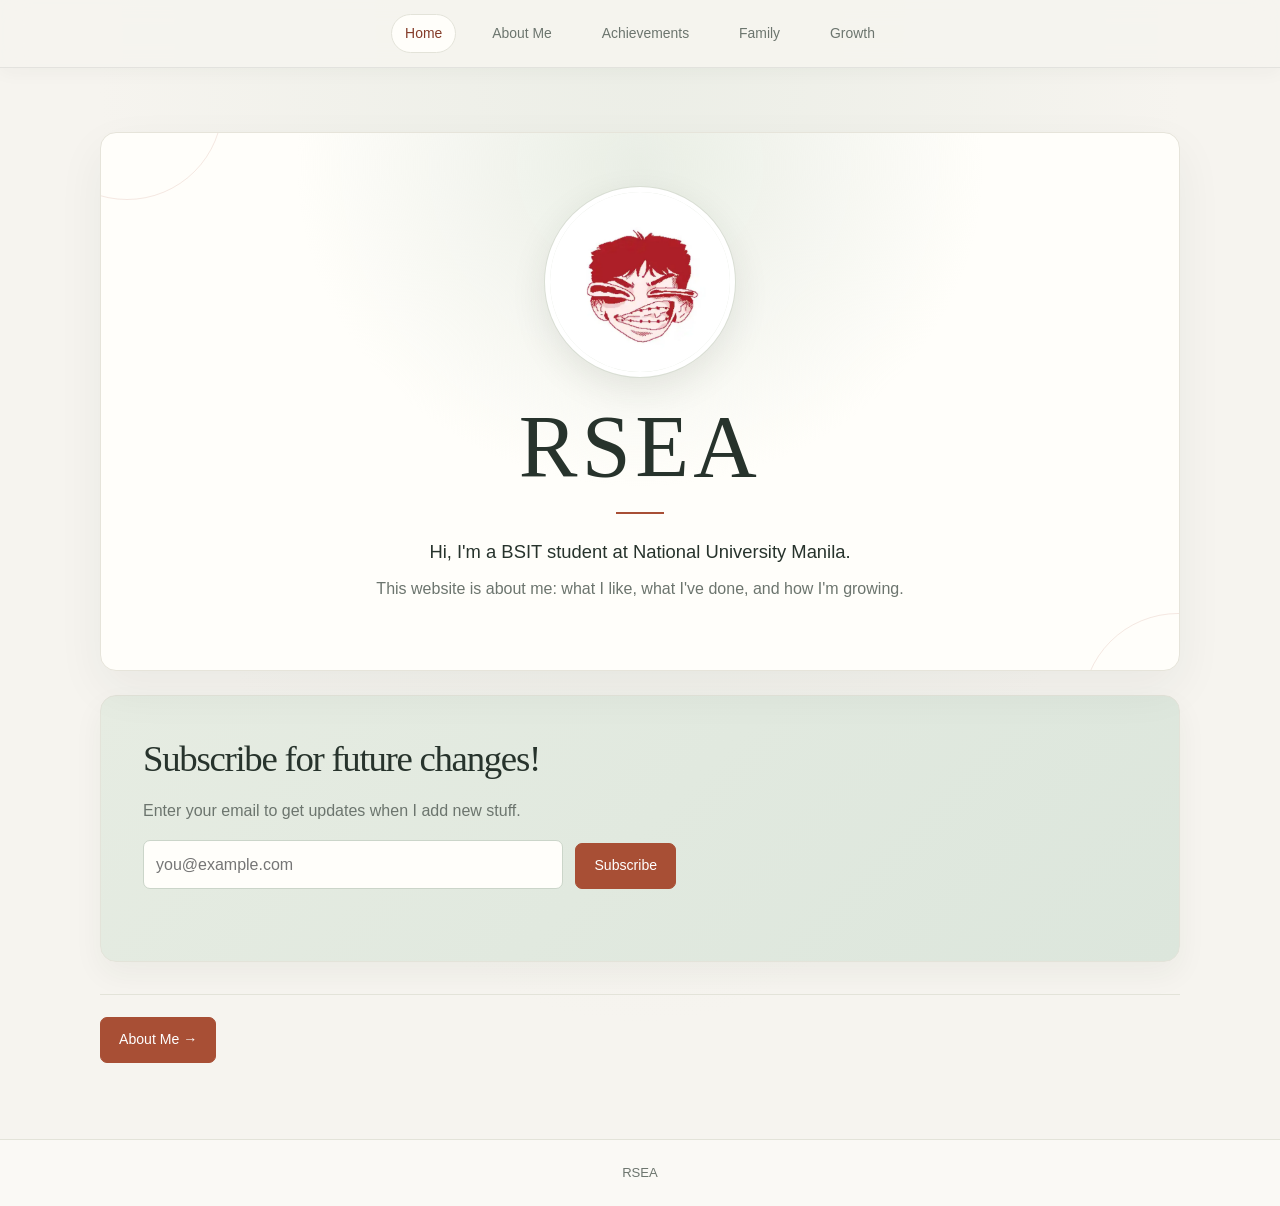
<file: index.html>
<!DOCTYPE html>
<html lang="en">

<head>
  <meta charset="UTF-8">
  <meta name="viewport" content="width=device-width, initial-scale=1.0">
  <meta name="theme-color" content="#f6f4ef">
  <meta name="description" content="A personal portfolio by Ralph Stephen Escasa Amarillo.">
  <title>RSEA | Personal Portfolio</title>
  <link rel="stylesheet" href="css/style.css">
</head>

<body>
  <nav>
    <a href="index.html">Home</a>
    <a href="about.html">About Me</a>
    <a href="achievements.html">Achievements</a>
    <a href="projects.html">Family</a>
    <a href="growth.html">Growth</a>
  </nav>

  <main>
    <section class="hero">
      <div class="photo round">
        <img src="images/profile.png" alt="My profile picture" onerror="this.style.display='none'">
      </div>

      <h1 id="rsea-title">RSEA</h1>

      <div id="rsea-meaning" class="hidden">
        <p><b>R</b> = Ralph</p>
        <p><b>S</b> = Stephen</p>
        <p><b>E</b> = Escasa</p>
        <p><b>A</b> = Amarillo</p>
      </div>

      <p>Hi, I'm a BSIT student at National University Manila.</p>
      <p>This website is about me: what I like, what I've done, and how I'm growing.</p>
    </section>

    <section class="email-box">
      <h2>Subscribe for future changes!</h2>
      <p>Enter your email to get updates when I add new stuff.</p>
      <form id="subscribe-form" novalidate>
        <label class="visually-hidden" for="email">Email address</label>
        <input type="email" id="email" placeholder="you@example.com" autocomplete="email" required aria-describedby="form-msg">
        <button type="submit">Subscribe</button>
        <small class="form-msg" id="form-msg" role="status" aria-live="polite"></small>
      </form>
      <div class="saved-box" id="saved-box" hidden>
        <p>Saved on this device: <strong id="saved-email"></strong></p>
        <button class="remove-email" id="remove-email" type="button">Remove saved email</button>
      </div>
    </section>

    <div class="page-nav">
      <a class="btn next" href="about.html">About Me &rarr;</a>
    </div>
  </main>

  <footer>RSEA</footer>

  <script src="js/script.js"></script>
</body>

</html>
</file>
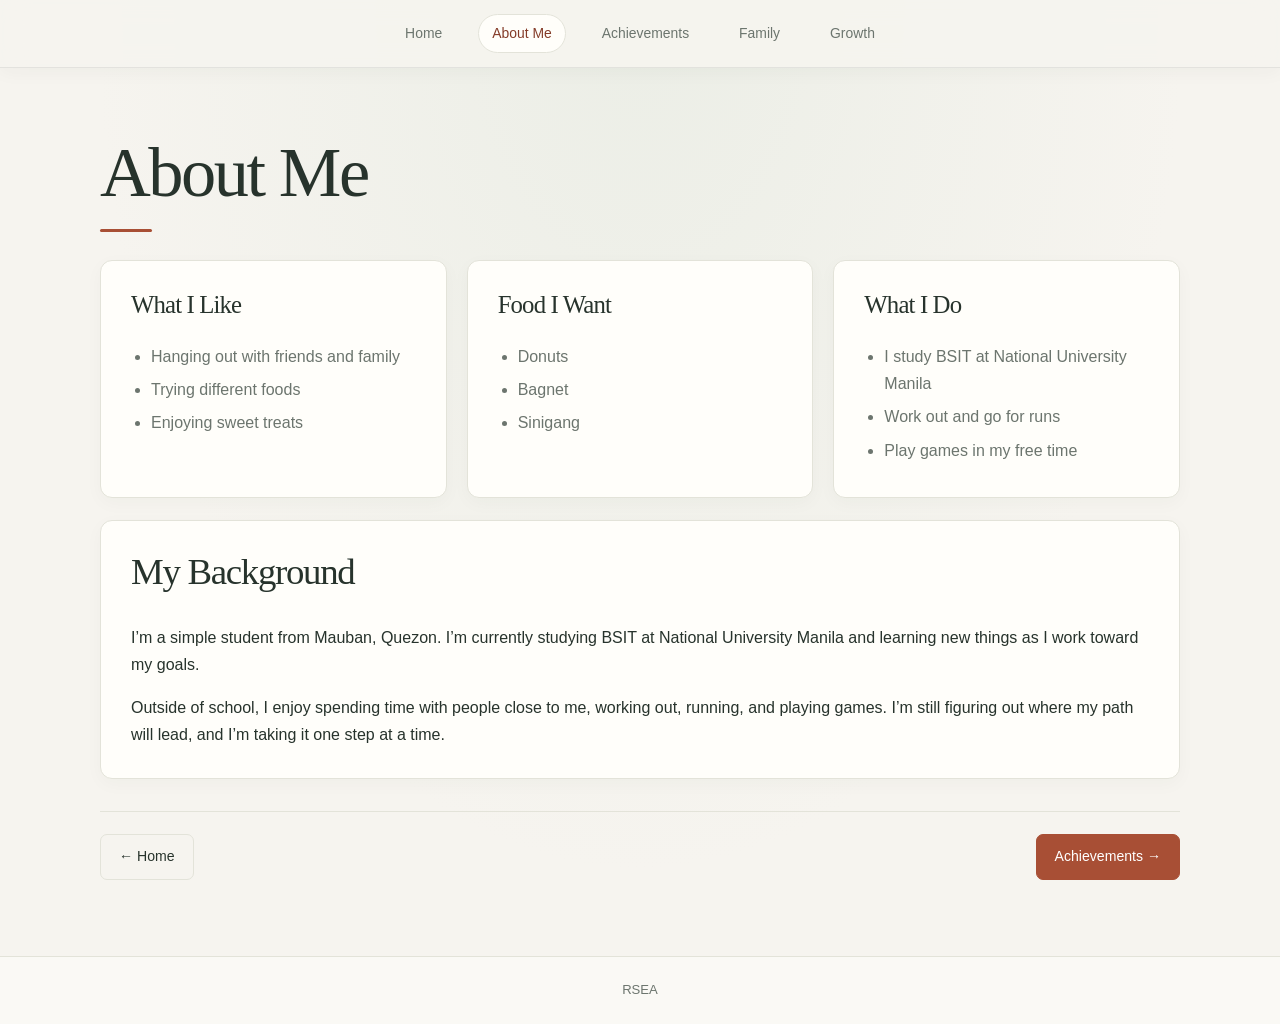
<file: about.html>
<!DOCTYPE html>
<html lang="en">

<head>
  <meta charset="UTF-8">
  <meta name="viewport" content="width=device-width, initial-scale=1.0">
  <meta name="theme-color" content="#f6f4ef">
  <meta name="description" content="Get to know Ralph Stephen Escasa Amarillo.">
  <title>About Me | RSEA</title>
  <link rel="stylesheet" href="css/style.css">
</head>

<body>
  <nav>
    <a href="index.html">Home</a>
    <a href="about.html">About Me</a>
    <a href="achievements.html">Achievements</a>
    <a href="projects.html">Family</a>
    <a href="growth.html">Growth</a>
  </nav>

  <main>
    <h1>About Me</h1>

    <div class="grid">
      <div class="card">
        <h2>What I Like</h2>
        <ul>
          <li>Hanging out with friends and family</li>
          <li>Trying different foods</li>
          <li>Enjoying sweet treats</li>
        </ul>
      </div>

      <div class="card">
        <h2>Food I Want</h2>
        <ul>
          <li>Donuts</li>
          <li>Bagnet</li>
          <li>Sinigang</li>
        </ul>
      </div>

      <div class="card">
        <h2>What I Do</h2>
        <ul>
          <li>I study BSIT at National University Manila</li>
          <li>Work out and go for runs</li>
          <li>Play games in my free time</li>
        </ul>
      </div>
    </div>

    <div class="card">
      <h2>My Background</h2>
      <p>I’m a simple student from Mauban, Quezon. I’m currently studying BSIT at National University Manila and learning new things as I work toward my goals.</p>
      <p>Outside of school, I enjoy spending time with people close to me, working out, running, and playing games. I’m still figuring out where my path will lead, and I’m taking it one step at a time.</p>
    </div>

    <div class="page-nav">
      <a class="btn prev" href="index.html">&larr; Home</a>
      <a class="btn next" href="achievements.html">Achievements &rarr;</a>
    </div>
  </main>

  <footer>RSEA</footer>

  <script src="js/script.js"></script>
</body>

</html>
</file>
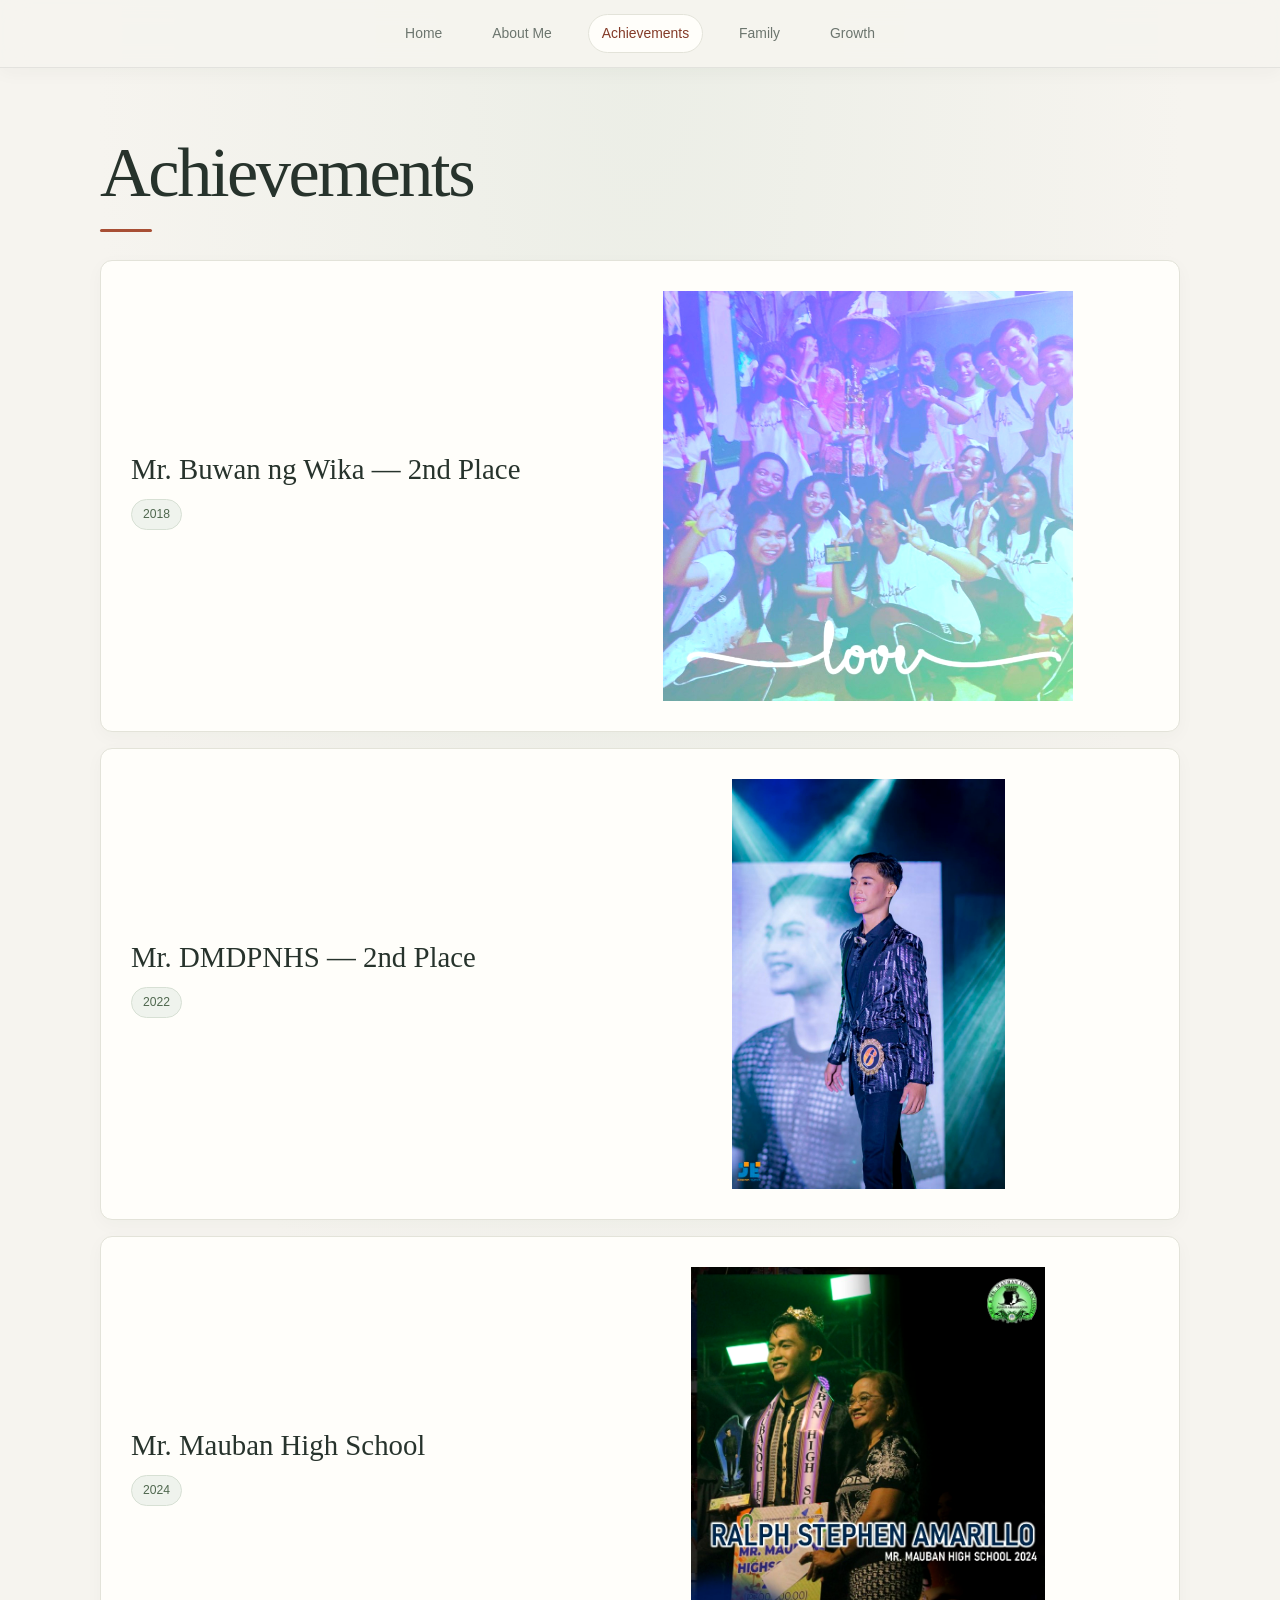
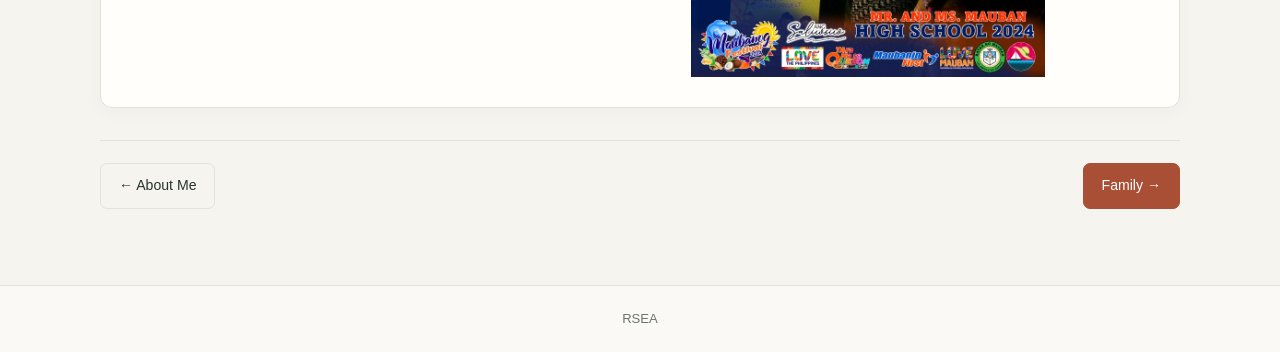
<file: achievements.html>
<!DOCTYPE html>
<html lang="en">

<head>
  <meta charset="UTF-8">
  <meta name="viewport" content="width=device-width, initial-scale=1.0">
  <meta name="theme-color" content="#f6f4ef">
  <meta name="description" content="Personal milestones and achievements.">
  <title>Achievements | RSEA</title>
  <link rel="stylesheet" href="css/style.css">
</head>

<body>
  <nav>
    <a href="index.html">Home</a>
    <a href="about.html">About Me</a>
    <a href="achievements.html">Achievements</a>
    <a href="projects.html">Family</a>
    <a href="growth.html">Growth</a>
  </nav>

  <main>
    <h1>Achievements</h1>

    <div class="card">
      <h3>Mr. Buwan ng Wika — 2nd Place</h3>
      <span class="tag">2018</span>
      <div class="photos">
        <div class="photo">
          <img src="images/achievements/achievement-1.jpg" alt="Ralph with classmates at a school event" onerror="this.style.display='none'">
        </div>
      </div>
    </div>

    <div class="card">
      <h3>Mr. DMDPNHS — 2nd Place</h3>
      <span class="tag">2022</span>
      <div class="photos">
        <div class="photo">
          <img src="images/achievements/achievement-3.jpg" alt="Ralph on stage at the Mr. DMDPNHS pageant" onerror="this.style.display='none'">
        </div>
      </div>
    </div>

    <div class="card">
      <h3>Mr. Mauban High School</h3>
      <span class="tag">2024</span>
      <div class="photos">
        <div class="photo">
          <img src="images/achievements/achievement-2.jpg" alt="Ralph receiving recognition at Mr. and Ms. Mauban High School 2024" onerror="this.style.display='none'">
        </div>
      </div>
    </div>

    <div class="page-nav">
      <a class="btn prev" href="about.html">&larr; About Me</a>
      <a class="btn next" href="projects.html">Family &rarr;</a>
    </div>
  </main>

  <footer>RSEA</footer>

  <script src="js/script.js"></script>
</body>

</html>
</file>
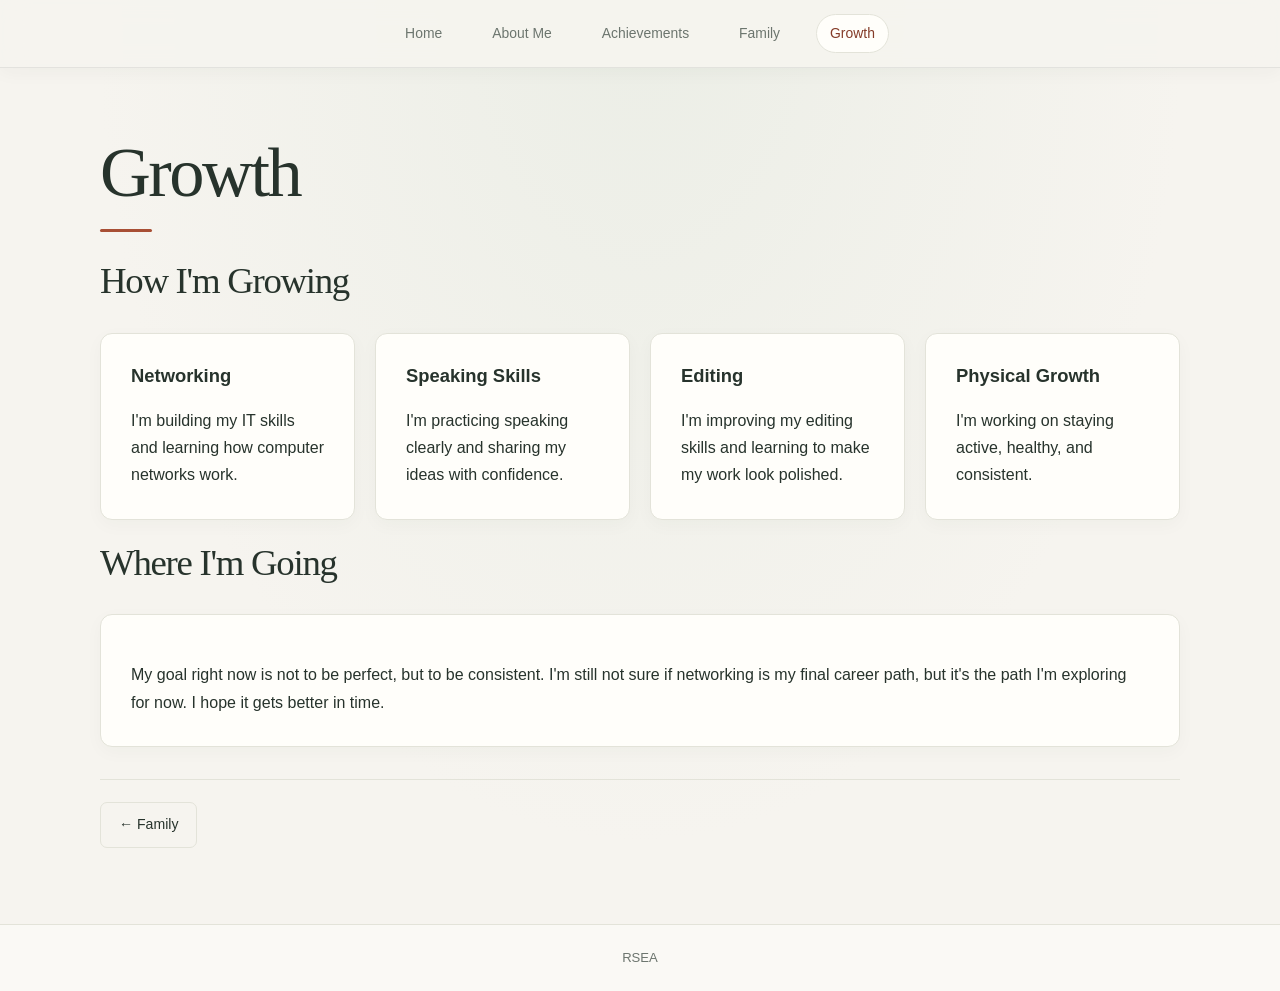
<file: growth.html>
<!DOCTYPE html>
<html lang="en">

<head>
  <meta charset="UTF-8">
  <meta name="viewport" content="width=device-width, initial-scale=1.0">
  <meta name="theme-color" content="#f6f4ef">
  <meta name="description" content="Skills I'm building and goals I'm working toward.">
  <title>Growth | RSEA</title>
  <link rel="stylesheet" href="css/style.css">
</head>

<body>
  <nav>
    <a href="index.html">Home</a>
    <a href="about.html">About Me</a>
    <a href="achievements.html">Achievements</a>
    <a href="projects.html">Family</a>
    <a href="growth.html">Growth</a>
  </nav>

  <main>
    <h1>Growth</h1>

    <h2>How I'm Growing</h2>
    <div class="grid">
      <div class="card">
        <h3>Networking</h3>
        <p>I'm building my IT skills and learning how computer networks work.</p>
      </div>
      <div class="card">
        <h3>Speaking Skills</h3>
        <p>I'm practicing speaking clearly and sharing my ideas with confidence.</p>
      </div>
      <div class="card">
        <h3>Editing</h3>
        <p>I'm improving my editing skills and learning to make my work look polished.</p>
      </div>
      <div class="card">
        <h3>Physical Growth</h3>
        <p>I'm working on staying active, healthy, and consistent.</p>
      </div>
    </div>

    <h2>Where I'm Going</h2>
    <div class="card">
      <p>My goal right now is not to be perfect, but to be consistent. I'm still not sure if networking is my final career path, but it's the path I'm exploring for now. I hope it gets better in time.</p>
    </div>

    <div class="page-nav">
      <a class="btn prev" href="projects.html">&larr; Family</a>
    </div>
  </main>

  <footer>RSEA</footer>

  <script src="js/script.js"></script>
</body>

</html>
</file>
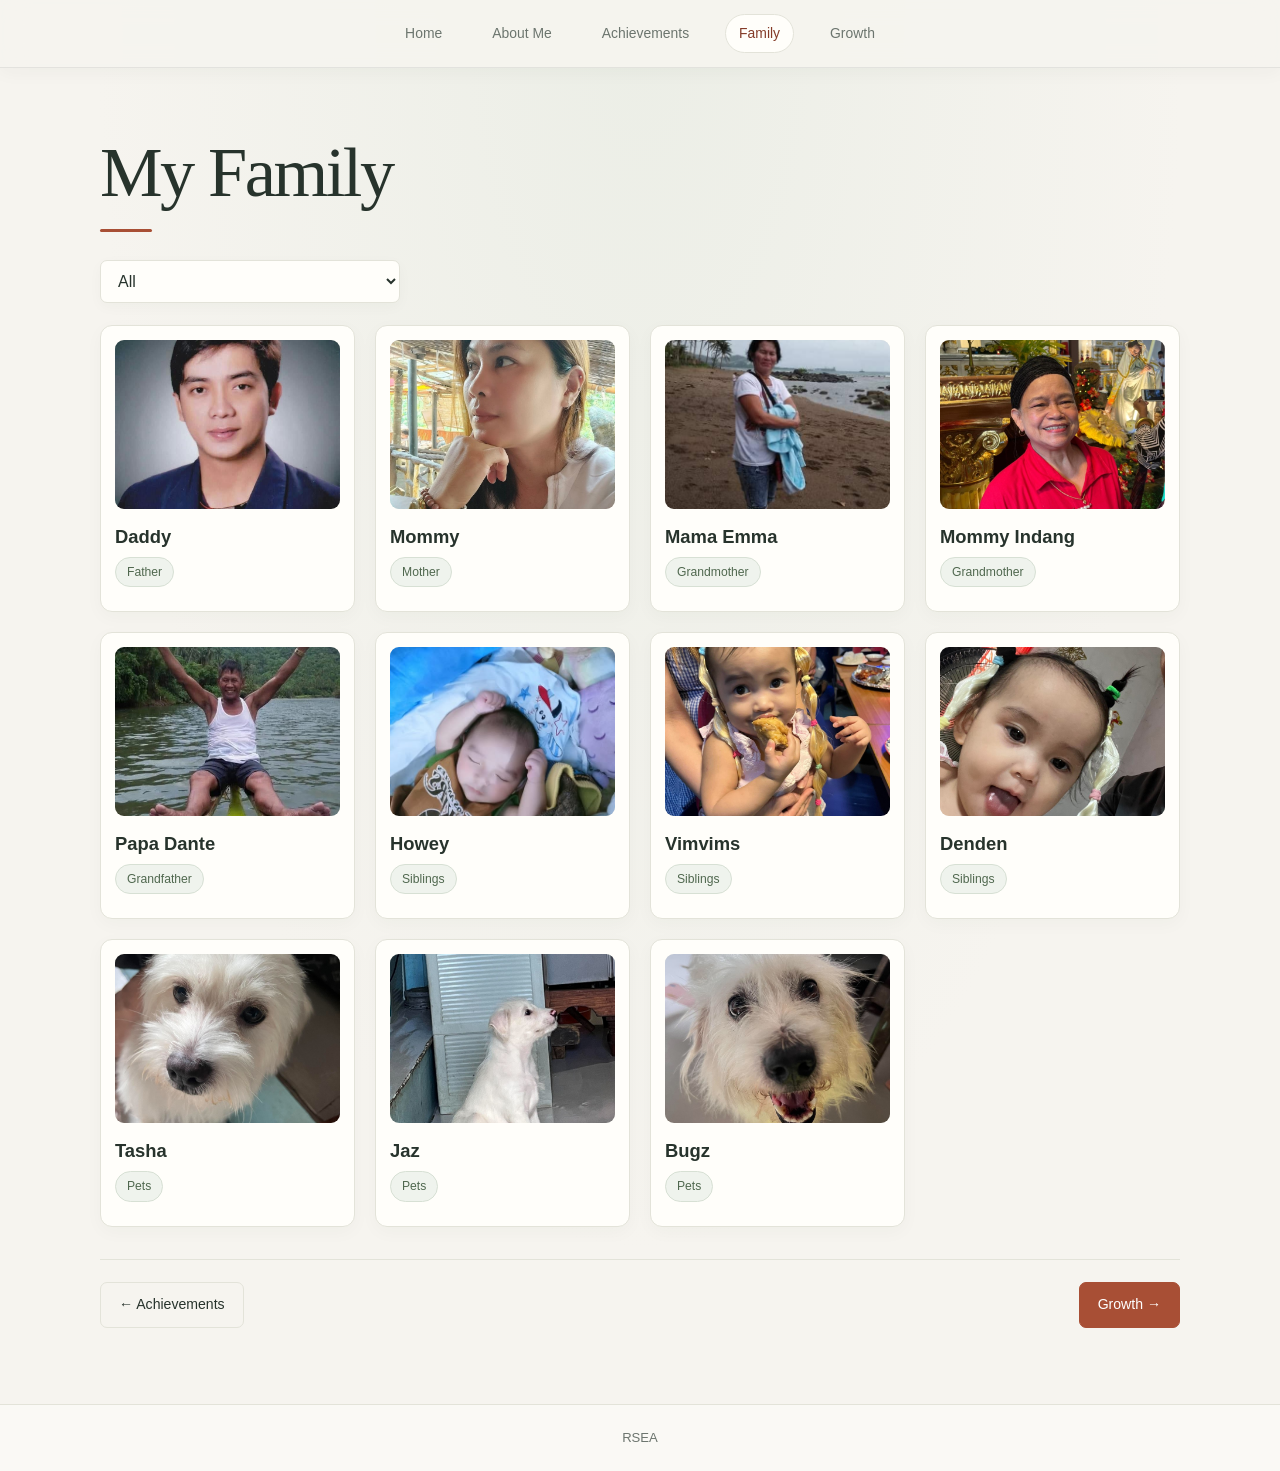
<file: projects.html>
<!DOCTYPE html>
<html lang="en">

<head>
  <meta charset="UTF-8">
  <meta name="viewport" content="width=device-width, initial-scale=1.0">
  <meta name="theme-color" content="#f6f4ef">
  <meta name="description" content="The people and pets closest to me.">
  <title>My Family | RSEA</title>
  <link rel="stylesheet" href="css/style.css">
</head>

<body>
  <nav>
    <a href="index.html">Home</a>
    <a href="about.html">About Me</a>
    <a href="achievements.html">Achievements</a>
    <a href="projects.html">Family</a>
    <a href="growth.html">Growth</a>
  </nav>

  <main>
    <h1>My Family</h1>

    <select id="filter">
      <option value="All">All</option>
      <option value="Parents">Parents</option>
      <option value="Grandparents">Grandparents</option>
      <option value="Siblings">Siblings</option>
      <option value="Pets">Pets</option>
    </select>

    <div class="grid" id="family-list">

      <div class="card" data-relation="Parents">
        <div class="photo">
          <img loading="lazy" src="images/family/parent-1.jpg" alt="Parent" onerror="this.style.display='none'">
        </div>
        <h3>Daddy</h3>
        <span class="tag">Father</span>
      </div>

      <div class="card" data-relation="Parents">
        <div class="photo">
          <img loading="lazy" src="images/family/parent-2.jpg" alt="Parent" onerror="this.style.display='none'">
        </div>
        <h3>Mommy</h3>
        <span class="tag">Mother</span>
      </div>

      <div class="card" data-relation="Grandparents">
        <div class="photo">
          <img loading="lazy" src="images/family/grandparent-1.jpg" alt="Grandmother" onerror="this.style.display='none'">
        </div>
        <h3>Mama Emma</h3>
        <span class="tag">Grandmother</span>
      </div>

      <div class="card" data-relation="Grandparents">
        <div class="photo">
          <img loading="lazy" src="images/family/grandparent-2.jpg" alt="Grandmother" onerror="this.style.display='none'">
        </div>
        <h3>Mommy Indang</h3>
        <span class="tag">Grandmother</span>
      </div>

      <div class="card" data-relation="Grandparents">
        <div class="photo">
          <img loading="lazy" src="images/family/grandparent-3.jpg" alt="Papa Dante" onerror="this.style.display='none'">
        </div>
        <h3>Papa Dante</h3>
        <span class="tag">Grandfather</span>
      </div>

      <div class="card" data-relation="Siblings">
        <div class="photo">
          <img loading="lazy" src="images/family/sibling-1.jpg" alt="Sibling" onerror="this.style.display='none'">
        </div>
        <h3>Howey</h3>
        <span class="tag">Siblings</span>
      </div>

      <div class="card" data-relation="Siblings">
        <div class="photo">
          <img loading="lazy" src="images/family/sibling-2.jpg" alt="Sibling" onerror="this.style.display='none'">
        </div>
        <h3>Vimvims</h3>
        <span class="tag">Siblings</span>
      </div>

      <div class="card" data-relation="Siblings">
        <div class="photo">
          <img loading="lazy" src="images/family/sibling-3.jpg" alt="Sibling" onerror="this.style.display='none'">
        </div>
        <h3>Denden</h3>
        <span class="tag">Siblings</span>
      </div>

      <div class="card" data-relation="Pets">
        <div class="photo">
          <img loading="lazy" src="images/family/pet-1.jpg" alt="Pet" onerror="this.style.display='none'">
        </div>
        <h3>Tasha</h3>
        <span class="tag">Pets</span>
      </div>

      <div class="card" data-relation="Pets">
        <div class="photo">
          <img loading="lazy" src="images/family/pet-2.jpg" alt="Pet" onerror="this.style.display='none'">
        </div>
        <h3>Jaz</h3>
        <span class="tag">Pets</span>
      </div>

      <div class="card" data-relation="Pets">
        <div class="photo">
          <img loading="lazy" src="images/family/pet-3.jpg" alt="Pet" onerror="this.style.display='none'">
        </div>
        <h3>Bugz</h3>
        <span class="tag">Pets</span>
      </div>

    </div>

    <p id="no-result" class="hidden">Nobody in this group yet.</p>

    <div class="page-nav">
      <a class="btn prev" href="achievements.html">&larr; Achievements</a>
      <a class="btn next" href="growth.html">Growth &rarr;</a>
    </div>
  </main>

  <footer>RSEA</footer>

  <script src="js/script.js"></script>
</body>

</html>
</file>
<file: css/style.css>
:root {
  color-scheme: light;
  --paper: #f6f4ef;
  --surface: #fffefa;
  --ink: #27332c;
  --muted: #6c756e;
  --line: #e3e3d9;
  --accent: #a84f35;
  --accent-dark: #843b28;
  --sage: #e3e9df;
  --serif: Georgia, "Times New Roman", serif;
  --sans: "Aptos", "Segoe UI", Arial, sans-serif;
}

* {
  box-sizing: border-box;
}

html {
  scroll-behavior: smooth;
}

::selection {
  background: #dce6dc;
  color: var(--ink);
}

body {
  min-width: 320px;
  margin: 0;
  background:
    radial-gradient(ellipse at 50% 0, rgb(227 233 223 / 55%), transparent 34rem),
    var(--paper);
  color: var(--ink);
  font-family: var(--sans);
  font-size: 16px;
  line-height: 1.7;
  -webkit-font-smoothing: antialiased;
}

nav {
  position: sticky;
  z-index: 10;
  top: 0;
  display: flex;
  flex-wrap: wrap;
  align-items: center;
  justify-content: center;
  gap: 8px clamp(8px, 2vw, 22px);
  min-height: 68px;
  padding: 10px 24px;
  border-bottom: 1px solid rgb(39 51 44 / 9%);
  background: rgb(246 244 239 / 91%);
  backdrop-filter: blur(14px);
  box-shadow: 0 4px 18px rgb(39 51 44 / 4%);
}

nav a {
  padding: 7px 13px;
  border: 1px solid transparent;
  border-radius: 30px;
  color: var(--muted);
  font-size: 0.87rem;
  text-decoration: none;
  transition: color 180ms ease, background 180ms ease, border-color 180ms ease;
}

nav a:hover,
nav a.active {
  border-color: var(--line);
  background: var(--surface);
  color: var(--accent-dark);
}

a:focus-visible,
button:focus-visible,
input:focus-visible,
select:focus-visible {
  outline: 3px solid var(--accent);
  outline-offset: 3px;
}

main {
  width: min(100% - 48px, 1080px);
  min-height: calc(100vh - 140px);
  margin: 0 auto;
  padding: 64px 0 76px;
}

h1,
h2,
h3 {
  color: var(--ink);
}

h1,
h2 {
  font-family: var(--serif);
  font-weight: 400;
  letter-spacing: -0.035em;
  line-height: 1.15;
}

h1 {
  margin: 0 0 28px;
  font-size: clamp(2.5rem, 6vw, 4.4rem);
}

h1:not(#rsea-title)::after {
  display: block;
  width: 52px;
  height: 3px;
  margin-top: 16px;
  border-radius: 3px;
  background: var(--accent);
  content: "";
}

h2 {
  font-size: clamp(1.65rem, 3.6vw, 2.3rem);
}

h2:not(.email-box h2) {
  margin-top: 0;
}

h3 {
  font-size: 1.15rem;
  line-height: 1.35;
}

.hidden {
  display: none !important;
}

.hero {
  position: relative;
  isolation: isolate;
  overflow: hidden;
  padding: 54px 30px 60px;
  border: 1px solid #e6e4da;
  border-radius: 16px;
  background:
    radial-gradient(ellipse at 50% 6%, rgb(227 233 223 / 78%), transparent 45%),
    var(--surface);
  text-align: center;
  box-shadow: 0 18px 48px rgb(39 51 44 / 6%);
}

.hero::before,
.hero::after {
  position: absolute;
  z-index: -1;
  width: 190px;
  height: 190px;
  border: 1px solid rgb(168 79 53 / 13%);
  border-radius: 50%;
  content: "";
}

.hero::before {
  top: -125px;
  left: -70px;
}

.hero::after {
  right: -95px;
  bottom: -135px;
}

.photo {
  position: relative;
  display: flex;
  aspect-ratio: 4 / 3;
  align-items: center;
  justify-content: center;
  overflow: hidden;
  border-radius: 9px;
  background: #e7e9e1;
  color: var(--muted);
  font-size: 0.88rem;
  text-align: center;
}

.photo img {
  position: absolute;
  z-index: 1;
  inset: 0;
  width: 100%;
  height: 100%;
  object-fit: cover;
}

.photo.round {
  width: clamp(138px, 19vw, 190px);
  height: clamp(138px, 19vw, 190px);
  aspect-ratio: 1;
  margin: 0 auto 22px;
  border: 5px solid white;
  border-radius: 50%;
  background: var(--sage);
  box-shadow: 0 0 0 1px #d9ded4, 0 12px 36px rgb(39 51 44 / 10%);
}

.photo.round span {
  padding: 12px;
  font-size: 0.8rem;
}

#rsea-title {
  margin: 0 0 10px;
  color: var(--ink);
  cursor: pointer;
  font-family: var(--serif);
  font-size: clamp(3.1rem, 8vw, 5.5rem);
  font-weight: 400;
  letter-spacing: 0.05em;
  line-height: 1.1;
}

#rsea-title::after {
  display: block;
  width: 48px;
  height: 2px;
  margin: 16px auto 0;
  background: var(--accent);
  content: "";
}

#rsea-meaning {
  display: inline-grid;
  grid-template-columns: repeat(2, minmax(90px, 1fr));
  gap: 5px 20px;
  margin: 14px 0 18px;
  padding: 12px 18px;
  border: 1px solid var(--line);
  border-radius: 8px;
  background: var(--paper);
  text-align: left;
}

#rsea-meaning p {
  margin: 0;
  color: var(--muted);
  font-size: 0.9rem;
}

#rsea-meaning b {
  color: var(--accent);
}

.hero > p {
  margin: 8px auto;
  color: var(--muted);
}

.hero > p:first-of-type {
  margin-top: 22px;
  color: var(--ink);
  font-size: 1.15rem;
}

button,
.btn {
  display: inline-flex;
  align-items: center;
  justify-content: center;
  min-height: 44px;
  padding: 10px 18px;
  border: 1px solid var(--accent);
  border-radius: 7px;
  background: var(--accent);
  color: white;
  font: inherit;
  font-size: 0.88rem;
  text-decoration: none;
  cursor: pointer;
  transition: background 180ms ease, border-color 180ms ease, transform 180ms ease;
}

button:hover,
.btn:hover {
  transform: translateY(-2px);
  border-color: var(--accent-dark);
  background: var(--accent-dark);
}

.btn.prev {
  border-color: var(--line);
  background: transparent;
  color: var(--ink);
}

.btn.prev:hover {
  border-color: var(--ink);
  background: var(--ink);
  color: white;
}

.page-nav {
  display: flex;
  align-items: center;
  justify-content: space-between;
  gap: 12px;
  margin-top: 32px;
  padding-top: 22px;
  border-top: 1px solid var(--line);
}

.card {
  margin-bottom: 16px;
  padding: clamp(20px, 3vw, 30px);
  border: 1px solid var(--line);
  border-radius: 12px;
  background: var(--surface);
  box-shadow: 0 5px 18px rgb(39 51 44 / 3%);
  transition: transform 180ms ease, box-shadow 180ms ease, border-color 180ms ease;
}

.card:hover {
  transform: translateY(-3px);
  border-color: #d5d9ce;
  box-shadow: 0 14px 32px rgb(39 51 44 / 8%);
}

.card:focus-within {
  border-color: #cbd5c9;
  box-shadow: 0 0 0 3px rgb(168 79 53 / 9%);
}

.card h2,
.card h3 {
  margin-top: 0;
}

.card h2:last-child,
.card h3:last-child {
  margin-bottom: 0;
}

.card p:last-child {
  margin-bottom: 0;
}

.grid {
  display: grid;
  grid-template-columns: repeat(auto-fit, minmax(220px, 1fr));
  gap: 20px;
  margin-bottom: 22px;
}

.grid .card {
  margin-bottom: 0;
}

.grid .card h2 {
  font-size: 1.55rem;
}

.grid ul {
  margin-bottom: 0;
  padding-left: 20px;
  color: var(--muted);
}

.grid li {
  padding: 3px 0;
}

.tag {
  display: inline-block;
  margin: 0 0 12px;
  padding: 4px 11px;
  border: 1px solid #d7e0d4;
  border-radius: 30px;
  background: #eff3ed;
  color: #50684f;
  font-size: 0.76rem;
}

.photos {
  display: grid;
  grid-template-columns: repeat(auto-fit, minmax(220px, 1fr));
  gap: 12px;
  margin-top: 18px;
}

.photos .photo {
  min-height: 0;
  aspect-ratio: auto;
  background: transparent;
}

.photos .photo img {
  position: relative;
  inset: auto;
  display: block;
  width: 100%;
  height: auto;
  max-height: 410px;
  border-radius: 9px;
  object-fit: contain;
  filter: saturate(1.12) contrast(1.04);
}

main:has(> .card .photos) > .card {
  display: grid;
  grid-template-columns: minmax(0, 0.85fr) minmax(0, 1.15fr);
  align-items: center;
  column-gap: clamp(20px, 4vw, 42px);
}

main:has(> .card .photos) > .card .photos {
  grid-column: 2;
  grid-row: 1 / span 2;
  margin-top: 0;
}

main:has(> .card .photos) > .card h3 {
  align-self: end;
  margin-bottom: 10px;
  font-family: var(--serif);
  font-size: clamp(1.35rem, 2.4vw, 1.8rem);
  font-weight: 400;
}

main:has(> .card .photos) > .card .tag {
  justify-self: start;
  align-self: start;
}

main:has(> .card .photos) > .card:first-of-type .photos img {
  filter: saturate(1.55) contrast(1.1);
}

#filter {
  width: min(100%, 300px);
  margin: 0 0 22px;
  padding: 11px 13px;
  border: 1px solid var(--line);
  border-radius: 7px;
  background: var(--surface);
  color: var(--ink);
  font: inherit;
  cursor: pointer;
  box-shadow: 0 4px 14px rgb(39 51 44 / 3%);
  transition: border-color 180ms ease, box-shadow 180ms ease;
}

#filter:hover {
  border-color: #cbd5c9;
}

#filter:focus-visible,
.email-box input:focus-visible {
  border-color: var(--accent);
  box-shadow: 0 0 0 4px rgb(168 79 53 / 12%);
}

#family-list .card {
  padding: 14px;
}

#family-list .photo {
  margin-bottom: 16px;
}

#family-list h3 {
  margin: 0 0 7px;
}

#family-list .tag {
  margin-bottom: 10px;
}

#no-result {
  padding: 18px 0;
  color: var(--muted);
}

.email-box {
  margin-top: 24px;
  padding: clamp(24px, 5vw, 42px);
  border: 1px solid var(--line);
  border-radius: 16px;
  background: linear-gradient(135deg, #e6ece2, #dce6dc);
  box-shadow: 0 12px 30px rgb(39 51 44 / 5%);
}

.email-box h2 {
  margin: 0 0 8px;
}

.email-box > p {
  color: var(--muted);
}

.email-box input {
  width: min(100%, 420px);
  min-height: 44px;
  margin: 0 8px 8px 0;
  padding: 10px 12px;
  border: 1px solid #cbd5c9;
  border-radius: 7px;
  background: var(--surface);
  color: var(--ink);
  font: inherit;
  transition: border-color 180ms ease, box-shadow 180ms ease;
}

.email-box input.invalid {
  border-color: #a33124;
  box-shadow: 0 0 0 2px rgb(163 49 36 / 12%);
}

.form-msg {
  display: block;
  min-height: 22px;
  font-size: 0.85rem;
}

.form-msg.error {
  color: #a33124;
}

.form-msg.success {
  color: #426842;
  font-weight: 600;
}

.saved-box {
  margin-top: 14px;
  padding-top: 14px;
  border-top: 1px solid #cbd5c9;
}

.saved-box p {
  margin-bottom: 10px;
}

.remove-email {
  min-height: 36px;
  padding: 7px 12px;
  border-color: #cbd5c9;
  background: transparent;
  color: var(--ink);
  font-size: 0.8rem;
}

.remove-email:hover {
  border-color: var(--ink);
  background: var(--ink);
  color: white;
}

.visually-hidden {
  position: absolute;
  width: 1px;
  height: 1px;
  padding: 0;
  overflow: hidden;
  clip: rect(0, 0, 0, 0);
  white-space: nowrap;
  border: 0;
}

footer {
  padding: 22px 24px;
  border-top: 1px solid var(--line);
  background: rgb(255 254 250 / 45%);
  color: var(--muted);
  font-size: 0.82rem;
  text-align: center;
}

@media (max-width: 760px) {
  main:has(> .card .photos) > .card {
    grid-template-columns: minmax(0, 1fr);
  }

  main:has(> .card .photos) > .card .photos {
    grid-column: 1;
    grid-row: auto;
    margin-top: 16px;
  }

  main:has(> .card .photos) > .card h3 {
    margin-bottom: 8px;
  }
}

@media (max-width: 600px) {
  nav {
    gap: 4px 16px;
    min-height: 60px;
    padding: 10px 15px;
  }

  nav a {
    font-size: 0.79rem;
  }

  main {
    width: calc(100% - 34px);
    padding: 38px 0 54px;
  }

  .hero {
    padding: 36px 18px 40px;
    border-radius: 13px;
  }

  .grid {
    gap: 14px;
  }

  .card,
  .email-box {
    border-radius: 10px;
  }

  .page-nav {
    margin-top: 24px;
  }

  .page-nav .btn {
    padding: 9px 12px;
    font-size: 0.8rem;
  }

  .email-box input {
    width: 100%;
    margin-right: 0;
  }

  .photos {
    grid-template-columns: 1fr;
  }

  .photos .photo img {
    max-height: 360px;
  }
}

@media (prefers-reduced-motion: reduce) {
  *,
  *::before,
  *::after {
    scroll-behavior: auto !important;
    transition-duration: 0.01ms !important;
  }
}
</file>
